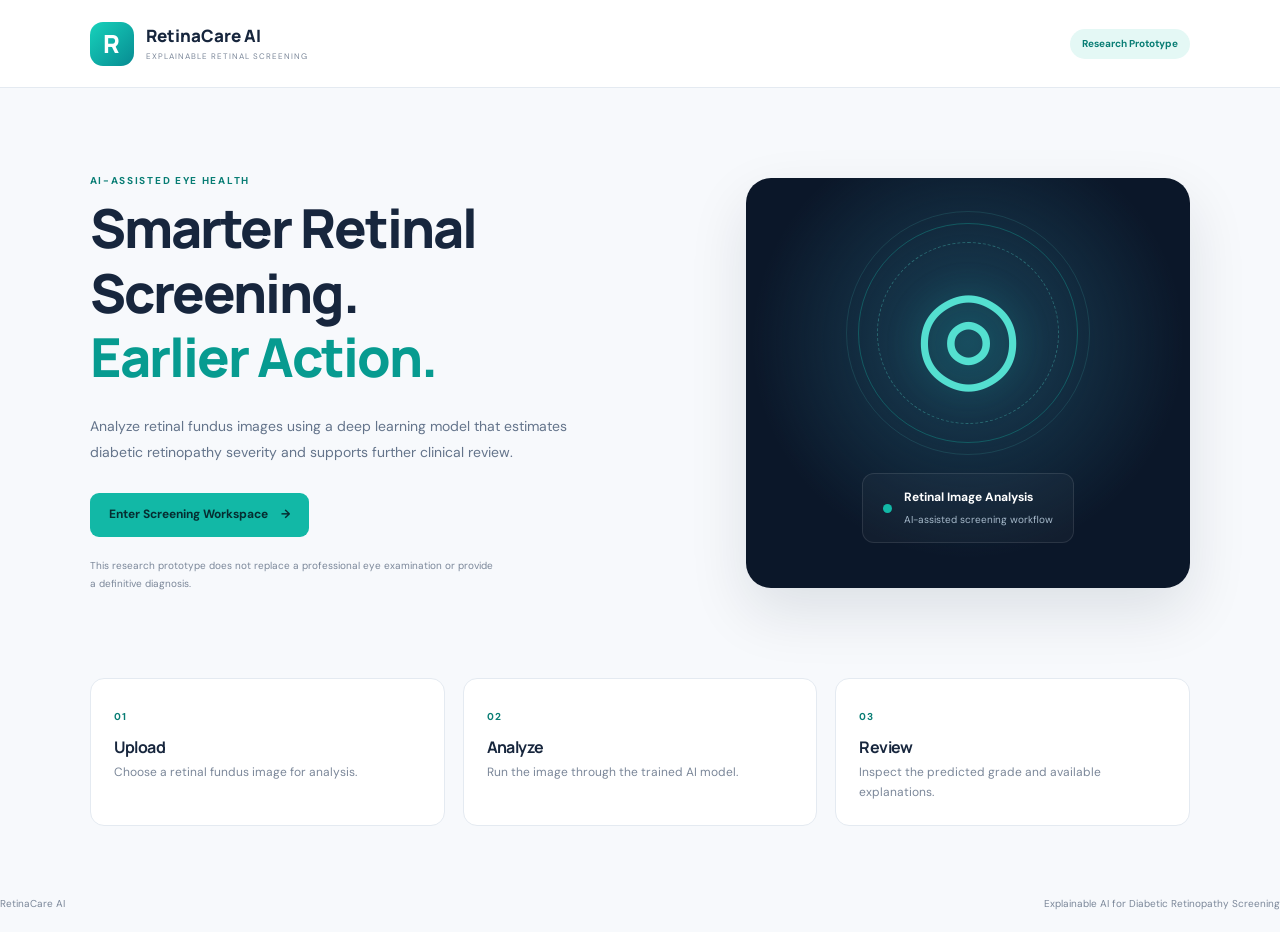
<file: frontend/index.html>
<!DOCTYPE html>
<html lang="en">
<head>
    <meta charset="UTF-8">
    <meta name="viewport" content="width=device-width, initial-scale=1.0">
    <meta name="theme-color" content="#0b1729">
    <title>RetinaCare AI | Welcome</title>
    <link rel="stylesheet" href="css/style.css">
</head>
<body class="entry-page">
    <header class="navbar">
        <a class="brand" href="index.html">
            <span class="brand-icon">R</span>
            <span>
                <strong>RetinaCare AI</strong>
                <small>EXPLAINABLE RETINAL SCREENING</small>
            </span>
        </a>
        <span class="prototype-label">Research Prototype</span>
    </header>

    <main class="hero">
        <section class="hero-content">
            <p class="eyebrow">AI-ASSISTED EYE HEALTH</p>
            <h1>Smarter Retinal Screening.<br><span>Earlier Action.</span></h1>
            <p class="description">
                Analyze retinal fundus images using a deep learning model
                that estimates diabetic retinopathy severity and supports
                further clinical review.
            </p>
            <a href="dashboard.html" class="primary-button">
                Enter Screening Workspace <span>→</span>
            </a>
            <p class="disclaimer">
                This research prototype does not replace a professional
                eye examination or provide a definitive diagnosis.
            </p>
        </section>

        <section class="visual-panel">
            <div class="visual-circle">
                <div class="eye-symbol">◎</div>
                <span class="orbit orbit-one"></span>
                <span class="orbit orbit-two"></span>
            </div>
            <div class="visual-caption">
                <span class="status-dot"></span>
                <span>
                    <strong>Retinal Image Analysis</strong>
                    <small>AI-assisted screening workflow</small>
                </span>
            </div>
        </section>
    </main>

    <section class="entry-features">
        <article class="feature-card">
            <span class="feature-number">01</span>
            <h3>Upload</h3>
            <p>Choose a retinal fundus image for analysis.</p>
        </article>
        <article class="feature-card">
            <span class="feature-number">02</span>
            <h3>Analyze</h3>
            <p>Run the image through the trained AI model.</p>
        </article>
        <article class="feature-card">
            <span class="feature-number">03</span>
            <h3>Review</h3>
            <p>Inspect the predicted grade and available explanations.</p>
        </article>
    </section>

    <footer class="page-footer">
        <span>RetinaCare AI</span>
        <span>Explainable AI for Diabetic Retinopathy Screening</span>
    </footer>
</body>
</html>
</file>
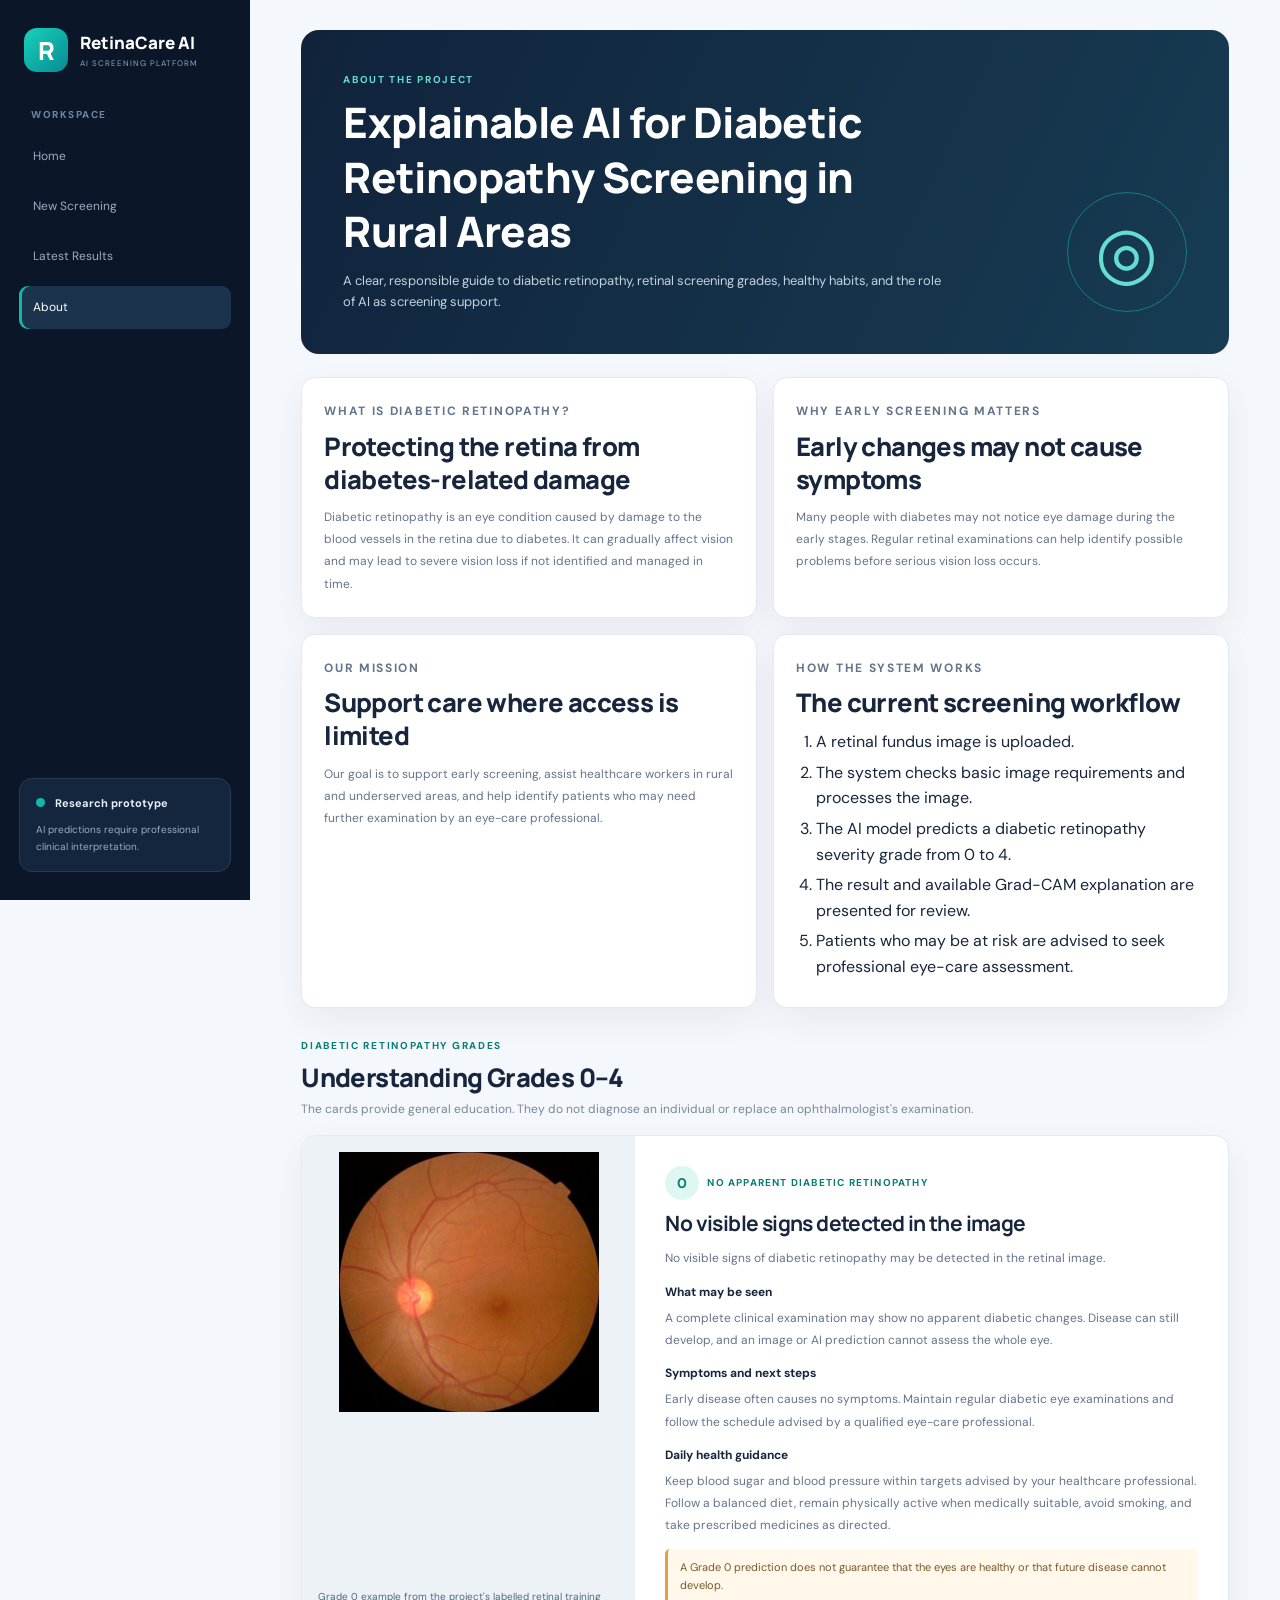
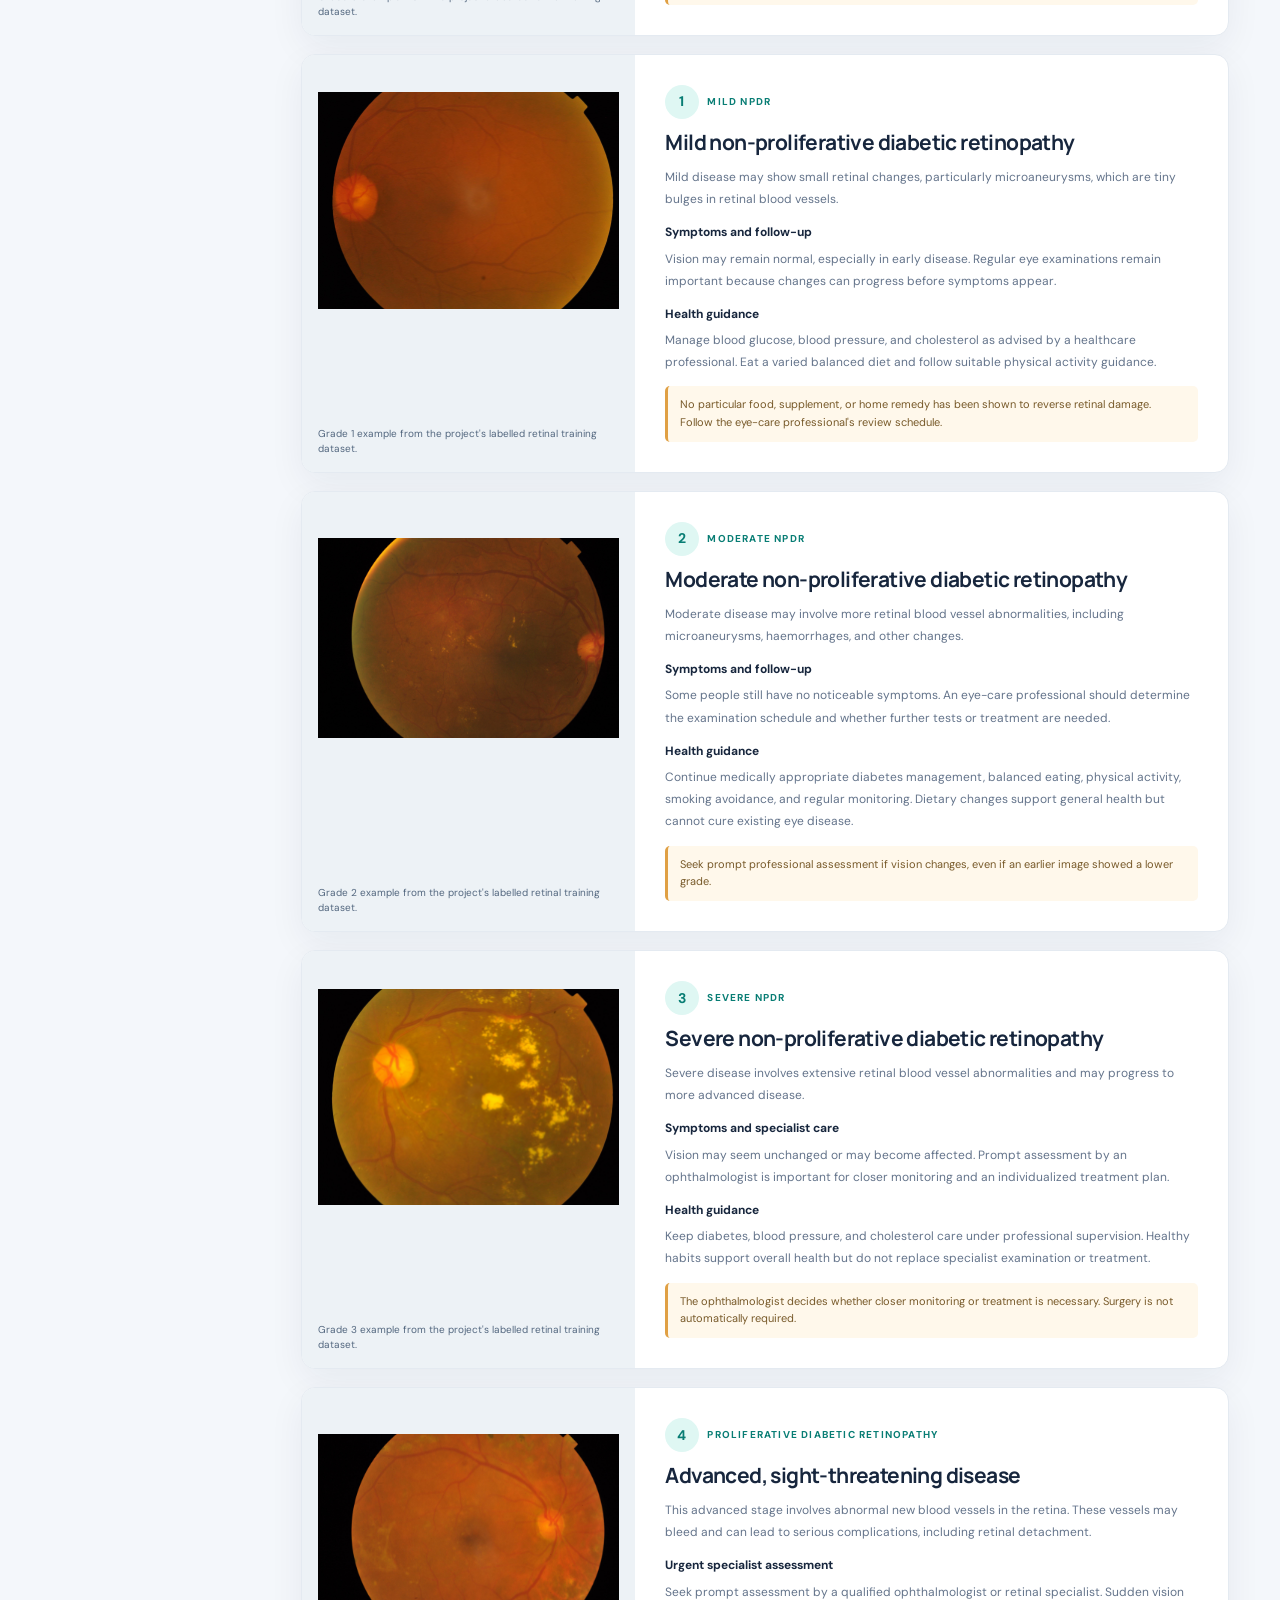
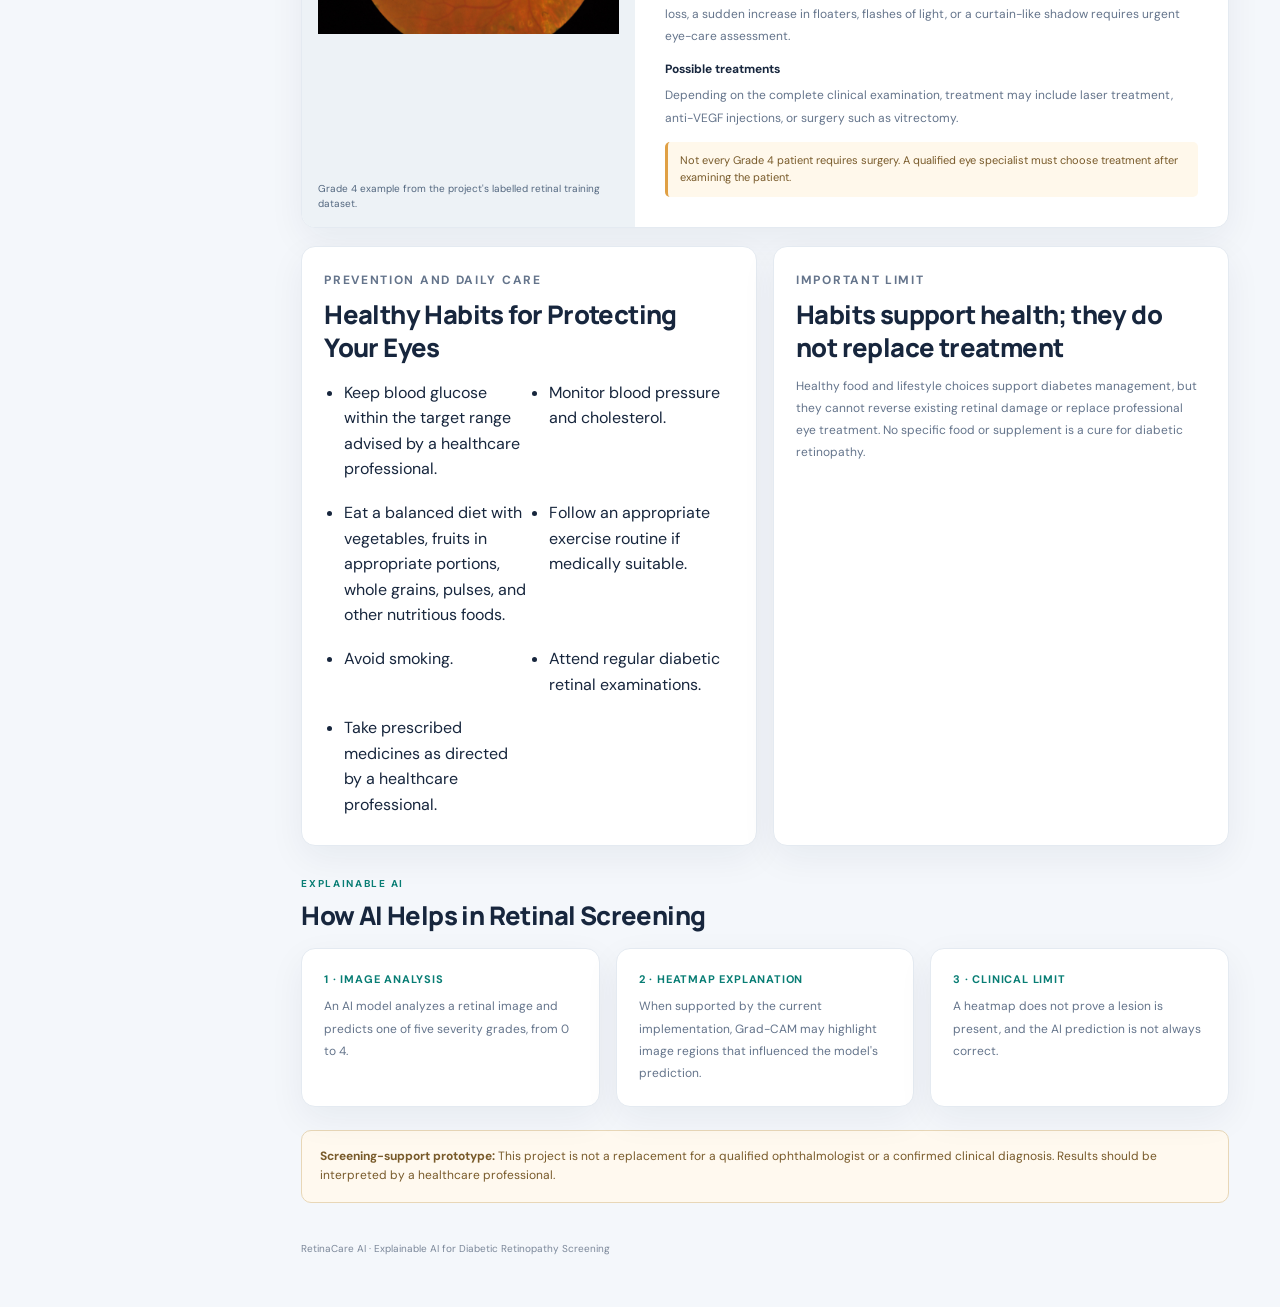
<file: frontend/about.html>
<!DOCTYPE html>
<html lang="en">
<head>
    <meta charset="UTF-8">
    <meta name="viewport" content="width=device-width, initial-scale=1.0">
    <meta name="theme-color" content="#0b1729">
    <title>About | RetinaCare AI</title>
    <link rel="stylesheet" href="css/style.css">
</head>
<body class="about-page">
    <div class="app-shell">
        <aside class="sidebar">
            <a class="brand" href="index.html">
                <span class="brand-icon">R</span>
                <span>
                    <strong>RetinaCare AI</strong>
                    <small>AI SCREENING PLATFORM</small>
                </span>
            </a>

            <p class="nav-heading">WORKSPACE</p>
            <nav class="navigation">
                <a class="nav-link" href="index.html">Home</a>
                <a class="nav-link" href="dashboard.html">New Screening</a>
                <a class="nav-link" href="results.html">Latest Results</a>
                <a class="nav-link active" href="about.html">About</a>
            </nav>

            <div class="sidebar-note">
                <span class="status-dot"></span>
                <strong>Research prototype</strong>
                <p>AI predictions require professional clinical interpretation.</p>
            </div>
        </aside>

        <main class="main-content">
            <section class="about-hero">
                <div>
                    <p class="eyebrow">ABOUT THE PROJECT</p>
                    <h1>Explainable AI for Diabetic Retinopathy Screening in Rural Areas</h1>
                    <p>A clear, responsible guide to diabetic retinopathy, retinal screening grades, healthy habits, and the role of AI as screening support.</p>
                </div>
                <div class="about-hero-mark" aria-hidden="true">◎</div>
            </section>

            <section class="about-intro-grid">
                <article class="about-card">
                    <p class="eyebrow">WHAT IS DIABETIC RETINOPATHY?</p>
                    <h2>Protecting the retina from diabetes-related damage</h2>
                    <p>Diabetic retinopathy is an eye condition caused by damage to the blood vessels in the retina due to diabetes. It can gradually affect vision and may lead to severe vision loss if not identified and managed in time.</p>
                </article>
                <article class="about-card">
                    <p class="eyebrow">WHY EARLY SCREENING MATTERS</p>
                    <h2>Early changes may not cause symptoms</h2>
                    <p>Many people with diabetes may not notice eye damage during the early stages. Regular retinal examinations can help identify possible problems before serious vision loss occurs.</p>
                </article>
                <article class="about-card">
                    <p class="eyebrow">OUR MISSION</p>
                    <h2>Support care where access is limited</h2>
                    <p>Our goal is to support early screening, assist healthcare workers in rural and underserved areas, and help identify patients who may need further examination by an eye-care professional.</p>
                </article>
                <article class="about-card">
                    <p class="eyebrow">HOW THE SYSTEM WORKS</p>
                    <h2>The current screening workflow</h2>
                    <ol class="workflow-list">
                        <li>A retinal fundus image is uploaded.</li>
                        <li>The system checks basic image requirements and processes the image.</li>
                        <li>The AI model predicts a diabetic retinopathy severity grade from 0 to 4.</li>
                        <li>The result and available Grad-CAM explanation are presented for review.</li>
                        <li>Patients who may be at risk are advised to seek professional eye-care assessment.</li>
                    </ol>
                </article>
            </section>

            <header class="grades-heading">
                <p class="eyebrow">DIABETIC RETINOPATHY GRADES</p>
                <h2>Understanding Grades 0–4</h2>
                <p class="muted-text">The cards provide general education. They do not diagnose an individual or replace an ophthalmologist's examination.</p>
            </header>

            <article class="grade-card">
                <figure class="grade-image">
                    <img src="assets/about/grade-0.png" alt="Project training fundus image labelled Grade 0">
                    <figcaption>Grade 0 example from the project's labelled retinal training dataset.</figcaption>
                </figure>
                <div class="grade-copy">
                    <div class="grade-badge"><span>0</span> NO APPARENT DIABETIC RETINOPATHY</div>
                    <h3>No visible signs detected in the image</h3>
                    <p>No visible signs of diabetic retinopathy may be detected in the retinal image.</p>
                    <h4>What may be seen</h4>
                    <p>A complete clinical examination may show no apparent diabetic changes. Disease can still develop, and an image or AI prediction cannot assess the whole eye.</p>
                    <h4>Symptoms and next steps</h4>
                    <p>Early disease often causes no symptoms. Maintain regular diabetic eye examinations and follow the schedule advised by a qualified eye-care professional.</p>
                    <h4>Daily health guidance</h4>
                    <p>Keep blood sugar and blood pressure within targets advised by your healthcare professional. Follow a balanced diet, remain physically active when medically suitable, avoid smoking, and take prescribed medicines as directed.</p>
                    <div class="grade-notice">A Grade 0 prediction does not guarantee that the eyes are healthy or that future disease cannot develop.</div>
                </div>
            </article>

            <article class="grade-card">
                <figure class="grade-image">
                    <img src="assets/about/grade-1.png" alt="Project training fundus image labelled Grade 1">
                    <figcaption>Grade 1 example from the project's labelled retinal training dataset.</figcaption>
                </figure>
                <div class="grade-copy">
                    <div class="grade-badge"><span>1</span> MILD NPDR</div>
                    <h3>Mild non-proliferative diabetic retinopathy</h3>
                    <p>Mild disease may show small retinal changes, particularly microaneurysms, which are tiny bulges in retinal blood vessels.</p>
                    <h4>Symptoms and follow-up</h4>
                    <p>Vision may remain normal, especially in early disease. Regular eye examinations remain important because changes can progress before symptoms appear.</p>
                    <h4>Health guidance</h4>
                    <p>Manage blood glucose, blood pressure, and cholesterol as advised by a healthcare professional. Eat a varied balanced diet and follow suitable physical activity guidance.</p>
                    <div class="grade-notice">No particular food, supplement, or home remedy has been shown to reverse retinal damage. Follow the eye-care professional's review schedule.</div>
                </div>
            </article>

            <article class="grade-card">
                <figure class="grade-image">
                    <img src="assets/about/grade-2.png" alt="Project training fundus image labelled Grade 2">
                    <figcaption>Grade 2 example from the project's labelled retinal training dataset.</figcaption>
                </figure>
                <div class="grade-copy">
                    <div class="grade-badge"><span>2</span> MODERATE NPDR</div>
                    <h3>Moderate non-proliferative diabetic retinopathy</h3>
                    <p>Moderate disease may involve more retinal blood vessel abnormalities, including microaneurysms, haemorrhages, and other changes.</p>
                    <h4>Symptoms and follow-up</h4>
                    <p>Some people still have no noticeable symptoms. An eye-care professional should determine the examination schedule and whether further tests or treatment are needed.</p>
                    <h4>Health guidance</h4>
                    <p>Continue medically appropriate diabetes management, balanced eating, physical activity, smoking avoidance, and regular monitoring. Dietary changes support general health but cannot cure existing eye disease.</p>
                    <div class="grade-notice">Seek prompt professional assessment if vision changes, even if an earlier image showed a lower grade.</div>
                </div>
            </article>

            <article class="grade-card">
                <figure class="grade-image">
                    <img src="assets/about/grade-3.png" alt="Project training fundus image labelled Grade 3">
                    <figcaption>Grade 3 example from the project's labelled retinal training dataset.</figcaption>
                </figure>
                <div class="grade-copy">
                    <div class="grade-badge"><span>3</span> SEVERE NPDR</div>
                    <h3>Severe non-proliferative diabetic retinopathy</h3>
                    <p>Severe disease involves extensive retinal blood vessel abnormalities and may progress to more advanced disease.</p>
                    <h4>Symptoms and specialist care</h4>
                    <p>Vision may seem unchanged or may become affected. Prompt assessment by an ophthalmologist is important for closer monitoring and an individualized treatment plan.</p>
                    <h4>Health guidance</h4>
                    <p>Keep diabetes, blood pressure, and cholesterol care under professional supervision. Healthy habits support overall health but do not replace specialist examination or treatment.</p>
                    <div class="grade-notice">The ophthalmologist decides whether closer monitoring or treatment is necessary. Surgery is not automatically required.</div>
                </div>
            </article>

            <article class="grade-card">
                <figure class="grade-image">
                    <img src="assets/about/grade-4.png" alt="Project training fundus image labelled Grade 4">
                    <figcaption>Grade 4 example from the project's labelled retinal training dataset.</figcaption>
                </figure>
                <div class="grade-copy">
                    <div class="grade-badge"><span>4</span> PROLIFERATIVE DIABETIC RETINOPATHY</div>
                    <h3>Advanced, sight-threatening disease</h3>
                    <p>This advanced stage involves abnormal new blood vessels in the retina. These vessels may bleed and can lead to serious complications, including retinal detachment.</p>
                    <h4>Urgent specialist assessment</h4>
                    <p>Seek prompt assessment by a qualified ophthalmologist or retinal specialist. Sudden vision loss, a sudden increase in floaters, flashes of light, or a curtain-like shadow requires urgent eye-care assessment.</p>
                    <h4>Possible treatments</h4>
                    <p>Depending on the complete clinical examination, treatment may include laser treatment, anti-VEGF injections, or surgery such as vitrectomy.</p>
                    <div class="grade-notice">Not every Grade 4 patient requires surgery. A qualified eye specialist must choose treatment after examining the patient.</div>
                </div>
            </article>

            <section class="healthy-grid">
                <article class="healthy-card">
                    <p class="eyebrow">PREVENTION AND DAILY CARE</p>
                    <h2>Healthy Habits for Protecting Your Eyes</h2>
                    <ul class="habit-list">
                        <li>Keep blood glucose within the target range advised by a healthcare professional.</li>
                        <li>Monitor blood pressure and cholesterol.</li>
                        <li>Eat a balanced diet with vegetables, fruits in appropriate portions, whole grains, pulses, and other nutritious foods.</li>
                        <li>Follow an appropriate exercise routine if medically suitable.</li>
                        <li>Avoid smoking.</li>
                        <li>Attend regular diabetic retinal examinations.</li>
                        <li>Take prescribed medicines as directed by a healthcare professional.</li>
                    </ul>
                </article>
                <aside class="healthy-card">
                    <p class="eyebrow">IMPORTANT LIMIT</p>
                    <h2>Habits support health; they do not replace treatment</h2>
                    <p>Healthy food and lifestyle choices support diabetes management, but they cannot reverse existing retinal damage or replace professional eye treatment. No specific food or supplement is a cure for diabetic retinopathy.</p>
                </aside>
            </section>

            <section>
                <header class="grades-heading">
                    <p class="eyebrow">EXPLAINABLE AI</p>
                    <h2>How AI Helps in Retinal Screening</h2>
                </header>
                <div class="ai-grid">
                    <article class="ai-card">
                        <strong>1 · IMAGE ANALYSIS</strong>
                        <p>An AI model analyzes a retinal image and predicts one of five severity grades, from 0 to 4.</p>
                    </article>
                    <article class="ai-card">
                        <strong>2 · HEATMAP EXPLANATION</strong>
                        <p>When supported by the current implementation, Grad-CAM may highlight image regions that influenced the model's prediction.</p>
                    </article>
                    <article class="ai-card">
                        <strong>3 · CLINICAL LIMIT</strong>
                        <p>A heatmap does not prove a lesion is present, and the AI prediction is not always correct.</p>
                    </article>
                </div>
            </section>

            <p class="about-disclaimer">
                <strong>Screening-support prototype:</strong> This project is not a replacement for a qualified ophthalmologist or a confirmed clinical diagnosis. Results should be interpreted by a healthcare professional.
            </p>

            <footer class="page-footer">
                RetinaCare AI · Explainable AI for Diabetic Retinopathy Screening
            </footer>
        </main>
    </div>
</body>
</html>
</file>
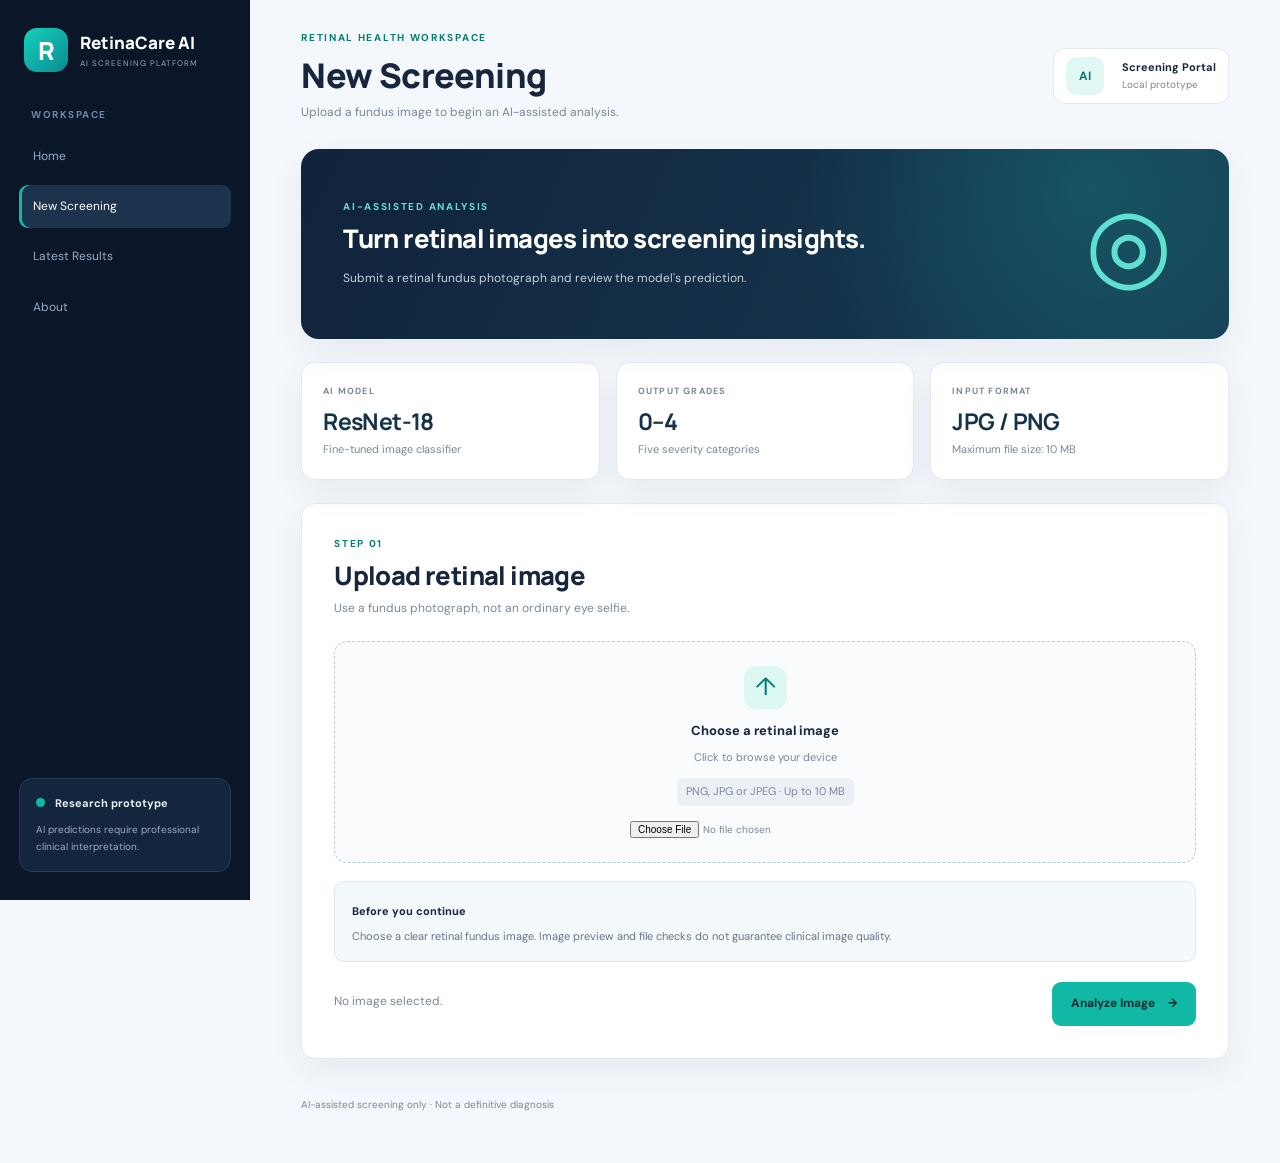
<file: frontend/dashboard.html>
<!DOCTYPE html>
<html lang="en">
<head>
    <meta charset="UTF-8">
    <meta name="viewport" content="width=device-width, initial-scale=1.0">
    <meta name="theme-color" content="#0b1729">
    <title>New Screening | RetinaCare AI</title>
    <link rel="stylesheet" href="css/style.css">
</head>
<body>
    <div class="app-shell">
        <aside class="sidebar">
            <a class="brand" href="index.html">
                <span class="brand-icon">R</span>
                <span>
                    <strong>RetinaCare AI</strong>
                    <small>AI SCREENING PLATFORM</small>
                </span>
            </a>

            <p class="nav-heading">WORKSPACE</p>
            <nav class="navigation">
                <a class="nav-link" href="index.html">Home</a>
                <a class="nav-link active" href="dashboard.html">New Screening</a>
                <a class="nav-link" href="results.html">Latest Results</a>
                <a class="nav-link" href="about.html">About</a>
            </nav>

            <div class="sidebar-note">
                <span class="status-dot"></span>
                <strong>Research prototype</strong>
                <p>AI predictions require professional clinical interpretation.</p>
            </div>
        </aside>

        <main class="main-content">
            <header class="topbar">
                <div>
                    <p class="eyebrow">RETINAL HEALTH WORKSPACE</p>
                    <h1>New Screening</h1>
                    <p class="muted-text">Upload a fundus image to begin an AI-assisted analysis.</p>
                </div>
                <div class="user-profile">
                    <span class="avatar">AI</span>
                    <span>
                        <strong>Screening Portal</strong>
                        <small>Local prototype</small>
                    </span>
                </div>
            </header>

            <section class="welcome-panel compact-hero">
                <div>
                    <p class="eyebrow">AI-ASSISTED ANALYSIS</p>
                    <h2>Turn retinal images into screening insights.</h2>
                    <p>Submit a retinal fundus photograph and review the model's prediction.</p>
                </div>
                <div class="hero-symbol" aria-hidden="true">◎</div>
            </section>

            <section class="info-grid">
                <article class="info-card">
                    <span class="card-label">AI MODEL</span>
                    <h3>ResNet-18</h3>
                    <p>Fine-tuned image classifier</p>
                </article>
                <article class="info-card">
                    <span class="card-label">OUTPUT GRADES</span>
                    <h3>0–4</h3>
                    <p>Five severity categories</p>
                </article>
                <article class="info-card">
                    <span class="card-label">INPUT FORMAT</span>
                    <h3>JPG / PNG</h3>
                    <p>Maximum file size: 10 MB</p>
                </article>
            </section>

            <section class="panel">
                <div class="section-heading">
                    <div>
                        <p class="eyebrow">STEP 01</p>
                        <h2>Upload retinal image</h2>
                        <p class="muted-text">Use a fundus photograph, not an ordinary eye selfie.</p>
                    </div>
                </div>

                <form id="screening-form">
                    <label class="upload-zone" id="upload-zone" for="retinal-image">
                        <span class="upload-icon">↑</span>
                        <strong>Choose a retinal image</strong>
                        <span>Click to browse your device</span>
                        <span class="file-hint">PNG, JPG or JPEG · Up to 10 MB</span>
                        <input
                            type="file"
                            id="retinal-image"
                            name="image"
                            accept=".png,.jpg,.jpeg,image/png,image/jpeg"
                            required
                        >
                    </label>

                    <div class="image-preview" id="image-preview" hidden>
                        <img id="preview-image" alt="Selected retinal fundus image">
                        <div class="preview-details">
                            <strong id="file-name"></strong>
                            <p id="file-details" class="muted-text"></p>
                            <button type="button" id="remove-image" class="text-button">
                                Remove image
                            </button>
                        </div>
                    </div>

                    <div class="quality-note">
                        <strong>Before you continue</strong>
                        <p>Choose a clear retinal fundus image. Image preview and file checks do not guarantee clinical image quality.</p>
                    </div>

                    <div class="form-footer">
                        <p id="upload-message" class="muted-text" role="status" aria-live="polite">
                            No image selected.
                        </p>
                        <button type="submit" id="analyze-button" class="primary-button">
                            Analyze Image <span>→</span>
                        </button>
                    </div>
                </form>
            </section>

            <footer class="page-footer">
                AI-assisted screening only · Not a definitive diagnosis
            </footer>
        </main>
    </div>

    <script src="js/screening.js"></script>
</body>
</html>
</file>
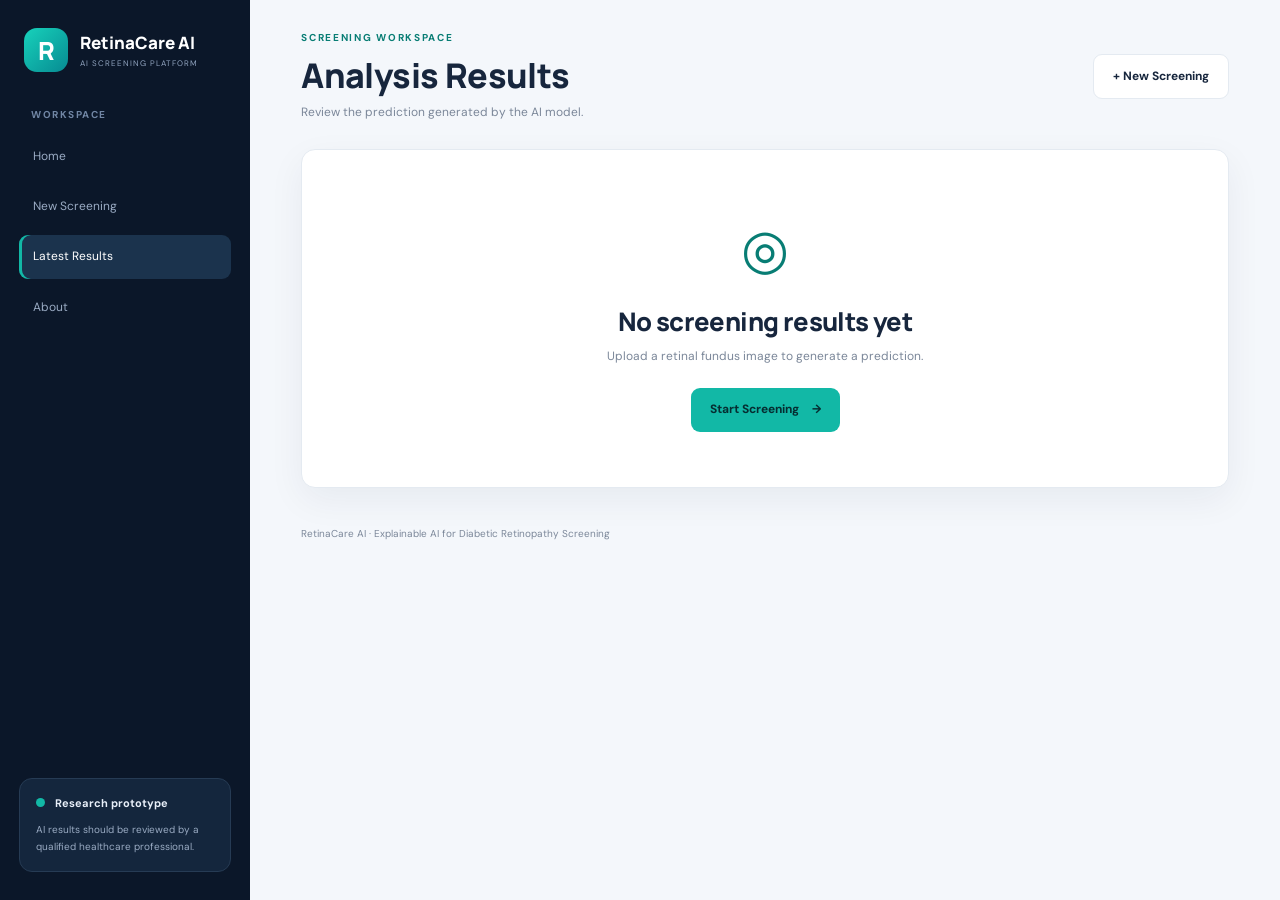
<file: frontend/results.html>
<!DOCTYPE html>
<html lang="en">
<head>
    <meta charset="UTF-8">
    <meta name="viewport" content="width=device-width, initial-scale=1.0">
    <meta name="theme-color" content="#0b1729">
    <title>Screening Results | RetinaCare AI</title>
    <link rel="stylesheet" href="css/style.css">
</head>
<body>
    <div class="app-shell">
        <aside class="sidebar">
            <a class="brand" href="index.html">
                <span class="brand-icon">R</span>
                <span>
                    <strong>RetinaCare AI</strong>
                    <small>AI SCREENING PLATFORM</small>
                </span>
            </a>

            <p class="nav-heading">WORKSPACE</p>
            <nav class="navigation">
                <a class="nav-link" href="index.html">Home</a>
                <a class="nav-link" href="dashboard.html">New Screening</a>
                <a class="nav-link active" href="results.html">Latest Results</a>
                <a class="nav-link" href="about.html">About</a>
            </nav>

            <div class="sidebar-note">
                <span class="status-dot"></span>
                <strong>Research prototype</strong>
                <p>AI results should be reviewed by a qualified healthcare professional.</p>
            </div>
        </aside>

        <main class="main-content">
            <header class="topbar">
                <div>
                    <p class="eyebrow">SCREENING WORKSPACE</p>
                    <h1>Analysis Results</h1>
                    <p class="muted-text">Review the prediction generated by the AI model.</p>
                </div>
                <a href="dashboard.html" class="secondary-button">+ New Screening</a>
            </header>

            <div id="empty-state" class="panel empty-state" hidden>
                <div class="empty-icon">◎</div>
                <h2>No screening results yet</h2>
                <p class="muted-text">Upload a retinal fundus image to generate a prediction.</p>
                <a href="dashboard.html" class="primary-button">Start Screening <span>→</span></a>
            </div>

            <div id="results-content" hidden>
                <section class="result-banner">
                    <div>
                        <p class="eyebrow">MODEL PREDICTION</p>
                        <h2 id="grade-title">Grade —</h2>
                        <p id="grade-description">Prediction details will appear here.</p>
                    </div>
                    <div class="grade-circle">
                        <span id="grade-number">—</span>
                        <small>GRADE</small>
                    </div>
                </section>

                <section class="info-grid result-metrics">
                    <article class="info-card">
                        <span class="card-label">PREDICTED GRADE</span>
                        <h3 id="metric-grade">—</h3>
                        <p>Model classification</p>
                    </article>
                    <article class="info-card">
                        <span class="card-label">MODEL CONFIDENCE</span>
                        <h3 id="metric-confidence">—</h3>
                        <p>Probability for predicted class</p>
                    </article>
                    <article class="info-card">
                        <span class="card-label">REFERRAL OUTPUT</span>
                        <h3 id="metric-referral">—</h3>
                        <p id="referral-details">Model-based flag only</p>
                    </article>
                </section>

                <section class="panel">
                    <div class="section-heading">
                        <div>
                            <p class="eyebrow">VISUAL REVIEW</p>
                            <h2>Retinal image and model explanation</h2>
                            <p class="muted-text">Grad-CAM is shown only when the backend returns a valid explanation image.</p>
                        </div>
                    </div>

                    <div class="image-comparison">
                        <article class="image-card">
                            <h3>Original fundus image</h3>
                            <img id="original-image" alt="Original retinal fundus image">
                        </article>

                        <article class="image-card" id="heatmap-card" hidden>
                            <h3>Grad-CAM explanation</h3>
                            <img id="gradcam-image" alt="Grad-CAM model explanation">
                        </article>
                    </div>

                    <p id="heatmap-message" class="muted-text"></p>
                </section>

                <section class="panel">
                    <div class="section-heading">
                        <div>
                            <p class="eyebrow">CLASS PROBABILITIES</p>
                            <h2>Model output by grade</h2>
                        </div>
                    </div>
                    <div id="probability-list" class="probability-list"></div>
                </section>

                <section class="quality-note" id="quality-warning" hidden>
                    <strong>Image quality warning</strong>
                    <p id="quality-message"></p>
                </section>

                <section class="medical-notice">
                    <strong>Important medical notice</strong>
                    <p>
                        This is an AI-generated research result, not a diagnosis.
                        Confidence scores do not guarantee correctness. A low
                        predicted grade does not rule out disease. A qualified
                        eye-care professional should interpret the result.
                    </p>
                </section>
            </div>

            <footer class="page-footer">
                RetinaCare AI · Explainable AI for Diabetic Retinopathy Screening
            </footer>
        </main>
    </div>

    <script src="js/results.js"></script>
</body>
</html>
</file>
<file: frontend/css/style.css>
@import url('https://fonts.googleapis.com/css2?family=DM+Sans:wght@400;500;600;700&family=Manrope:wght@400;500;600;700;800&display=swap');

:root {
    --navy: #0b1729;
    --navy-light: #14243b;
    --teal: #12b8a6;
    --teal-dark: #087d74;
    --background: #f4f7fb;
    --white: #ffffff;
    --text: #17263d;
    --muted: #7b8799;
    --border: #e4eaf1;
    --shadow: 0 12px 36px rgba(22, 42, 72, 0.06);
}

* {
    box-sizing: border-box;
    margin: 0;
    padding: 0;
}

html {
    scroll-behavior: smooth;
}

body {
    min-height: 100vh;
    background: var(--background);
    color: var(--text);
    font-family: 'DM Sans', sans-serif;
    line-height: 1.6;
}

button, input {
    font: inherit;
}

a {
    color: inherit;
    text-decoration: none;
}

[hidden] {
    display: none !important;
}

h1, h2, h3 {
    font-family: 'Manrope', sans-serif;
    line-height: 1.3;
    letter-spacing: -0.6px;
}

h1 {
    font-size: clamp(25px, 3vw, 34px);
    font-weight: 800;
}

h2 {
    font-size: clamp(20px, 2vw, 26px);
    font-weight: 800;
}

h3 {
    font-size: 16px;
    font-weight: 700;
}

.eyebrow {
    margin-bottom: 7px;
    color: var(--teal-dark);
    font-size: 10px;
    font-weight: 700;
    letter-spacing: 1.7px;
}

.muted-text {
    color: var(--muted);
    font-size: 12px;
}

/* Shared brand and buttons */

.navbar {
    min-height: 88px;
    display: flex;
    align-items: center;
    justify-content: space-between;
    gap: 20px;
    padding: 18px 7%;
    background: white;
    border-bottom: 1px solid var(--border);
}

.brand {
    display: flex;
    align-items: center;
    gap: 12px;
    color: var(--text);
}

.brand-icon {
    width: 44px;
    height: 44px;
    display: grid;
    place-items: center;
    border-radius: 13px;
    background: linear-gradient(135deg, #17d2bb, #078b92);
    color: white;
    font: 800 25px 'Manrope', sans-serif;
}

.brand strong, .brand small {
    display: block;
}

.brand strong {
    font: 800 17px 'Manrope', sans-serif;
}

.brand small {
    margin-top: 3px;
    color: var(--muted);
    font-size: 8px;
    letter-spacing: 1px;
}

.prototype-label {
    padding: 7px 12px;
    border-radius: 20px;
    background: #e4f8f5;
    color: var(--teal-dark);
    font-size: 10px;
    font-weight: 700;
}

.primary-button, .secondary-button {
    min-height: 44px;
    display: inline-flex;
    align-items: center;
    justify-content: center;
    gap: 13px;
    padding: 12px 19px;
    border: 0;
    border-radius: 9px;
    font-size: 12px;
    font-weight: 700;
    cursor: pointer;
    transition: 0.2s ease;
}

.primary-button {
    background: var(--teal);
    color: #062d31;
}

.primary-button:hover {
    background: #34d3c1;
    transform: translateY(-1px);
}

.primary-button:disabled {
    opacity: 0.65;
    cursor: wait;
    transform: none;
}

.secondary-button {
    background: white;
    border: 1px solid var(--border);
    color: var(--text);
}

.secondary-button:hover {
    border-color: var(--teal);
}

.text-button {
    margin-top: 7px;
    padding: 0;
    border: 0;
    background: transparent;
    color: #b23b4b;
    font-size: 11px;
    cursor: pointer;
}

/* Entry page */

.entry-page {
    background: #f7f9fc;
}

.hero {
    width: min(1120px, 86%);
    min-height: 590px;
    margin: auto;
    display: grid;
    grid-template-columns: 1.15fr 0.85fr;
    align-items: center;
    gap: 55px;
    padding: 55px 0;
}

.hero-content h1 {
    font-size: clamp(34px, 4.2vw, 54px);
    line-height: 1.2;
    letter-spacing: -2px;
}

.hero-content h1 span {
    color: #079b90;
}

.description {
    max-width: 520px;
    margin: 23px 0 27px;
    color: #64748b;
    font-size: 14px;
    line-height: 1.9;
}

.disclaimer {
    max-width: 410px;
    margin-top: 20px;
    color: var(--muted);
    font-size: 10px;
    line-height: 1.8;
}

.visual-panel {
    min-height: 410px;
    display: flex;
    flex-direction: column;
    align-items: center;
    justify-content: center;
    gap: 30px;
    border-radius: 25px;
    background:
        radial-gradient(circle at 50% 40%, #1a4258, transparent 65%),
        var(--navy);
    box-shadow: 0 24px 60px #0b17291c;
}

.visual-circle {
    position: relative;
    width: 220px;
    height: 220px;
    display: grid;
    place-items: center;
    border: 1px solid #12b8a655;
    border-radius: 50%;
    color: #54dfd0;
}

.eye-symbol {
    font-size: 125px;
    line-height: 1;
    text-shadow: 0 0 35px #12b8a655;
}

.orbit {
    position: absolute;
    inset: 18px;
    border: 1px dashed #54dfd055;
    border-radius: 50%;
}

.orbit-two {
    inset: -13px;
    border-style: solid;
    border-color: #54dfd022;
}

.visual-caption {
    display: flex;
    align-items: center;
    gap: 12px;
    padding: 14px 20px;
    border: 1px solid #ffffff1a;
    border-radius: 12px;
    color: white;
    background: #ffffff08;
}

.status-dot {
    width: 9px;
    height: 9px;
    flex-shrink: 0;
    border-radius: 50%;
    background: var(--teal);
}

.visual-caption strong, .visual-caption small {
    display: block;
}

.visual-caption strong {
    font-size: 12px;
}

.visual-caption small {
    margin-top: 4px;
    color: #a7bacb;
    font-size: 10px;
}

.entry-features {
    width: min(1120px, 86%);
    margin: 0 auto 55px;
    display: grid;
    grid-template-columns: repeat(3, 1fr);
    gap: 18px;
}

.feature-card {
    padding: 23px;
    border: 1px solid var(--border);
    border-radius: 14px;
    background: white;
}

.feature-number {
    color: var(--teal-dark);
    font-size: 10px;
    font-weight: 700;
    letter-spacing: 1px;
}

.feature-card h3 {
    margin: 9px 0 6px;
}

.feature-card p {
    color: var(--muted);
    font-size: 12px;
}

/* Application layout */

.app-shell {
    min-height: 100vh;
}

.sidebar {
    width: 250px;
    height: 100vh;
    position: fixed;
    inset: 0 auto 0 0;
    display: flex;
    flex-direction: column;
    padding: 28px 19px;
    background: var(--navy);
    color: #e8eff9;
    z-index: 10;
}

.sidebar .brand {
    padding: 0 5px 35px;
    color: white;
}

.sidebar .brand small {
    color: #91a4bf;
    font-size: 8px;
}

.nav-heading {
    padding: 0 12px;
    margin-bottom: 12px;
    color: #7186a4;
    font-size: 10px;
    font-weight: 700;
    letter-spacing: 1.5px;
}

.navigation {
    display: grid;
    gap: 7px;
}

.nav-link {
    display: block;
    padding: 12px 14px;
    border-radius: 9px;
    color: #9aabc3;
    font-size: 12px;
    transition: 0.2s;
}

.nav-link:hover, .nav-link.active {
    color: white;
    background: #1b334d;
}

.nav-link.active {
    box-shadow: inset 3px 0 var(--teal);
}

.sidebar-note {
    margin-top: auto;
    padding: 16px;
    border: 1px solid #263b54;
    border-radius: 13px;
    background: #14263d;
    font-size: 11px;
}

.sidebar-note .status-dot {
    display: inline-block;
    margin-right: 7px;
}

.sidebar-note p {
    margin-top: 8px;
    color: #9aabc3;
    font-size: 10px;
    line-height: 1.7;
}

.main-content {
    max-width: 1600px;
    min-height: 100vh;
    margin-left: 250px;
    padding: 30px clamp(20px, 4vw, 55px);
}

.topbar, .user-profile, .section-heading, .form-footer, .image-preview {
    display: flex;
    align-items: center;
    justify-content: space-between;
    gap: 18px;
}

.topbar {
    margin-bottom: 27px;
}

.topbar .muted-text {
    margin-top: 6px;
}

.user-profile {
    justify-content: flex-start;
    flex-shrink: 0;
    padding: 8px 12px;
    border: 1px solid var(--border);
    border-radius: 12px;
    background: white;
}

.avatar {
    width: 38px;
    height: 38px;
    display: grid;
    place-items: center;
    border-radius: 11px;
    background: #e0f7f4;
    color: #087c74;
    font-size: 12px;
    font-weight: 700;
}

.user-profile strong, .user-profile small {
    display: block;
}

.user-profile strong {
    font-size: 11px;
}

.user-profile small {
    color: var(--muted);
    font-size: 10px;
}

/* Workspace hero and cards */

.welcome-panel {
    position: relative;
    display: flex;
    align-items: center;
    justify-content: space-between;
    gap: 25px;
    overflow: hidden;
    padding: clamp(26px, 4vw, 42px);
    border-radius: 18px;
    color: white;
    background:
        radial-gradient(circle at 85% 20%, #1abeb038, transparent 35%),
        linear-gradient(115deg, #10233b, #173c53);
    box-shadow: var(--shadow);
}

.welcome-panel .eyebrow {
    color: #65ded1;
}

.welcome-panel h2 {
    max-width: 530px;
}

.welcome-panel > div:first-child > p:not(.eyebrow) {
    max-width: 490px;
    margin-top: 12px;
    color: #c3d2df;
    font-size: 12px;
    line-height: 1.9;
}

.compact-hero {
    min-height: 190px;
}

.hero-symbol {
    flex-shrink: 0;
    padding-right: 15px;
    color: #5fe0d2;
    font-size: 100px;
    line-height: 1;
}

.info-grid {
    display: grid;
    grid-template-columns: repeat(3, minmax(0, 1fr));
    gap: 16px;
    margin: 23px 0;
}

.info-card, .panel {
    border: 1px solid var(--border);
    border-radius: 14px;
    background: var(--white);
    box-shadow: var(--shadow);
}

.info-card {
    padding: 21px;
}

.card-label {
    display: block;
    color: var(--muted);
    font-size: 9px;
    font-weight: 700;
    letter-spacing: 1.2px;
}

.info-card h3 {
    margin: 8px 0 4px;
    color: #14334a;
    font-size: 23px;
}

.info-card p {
    color: var(--muted);
    font-size: 11px;
}

.panel {
    padding: clamp(21px, 3vw, 32px);
    margin-bottom: 23px;
}

.section-heading {
    align-items: flex-start;
    margin-bottom: 23px;
}

.section-heading h2 {
    margin-bottom: 6px;
}

.upload-zone {
    min-height: 220px;
    display: flex;
    flex-direction: column;
    align-items: center;
    justify-content: center;
    gap: 7px;
    padding: 24px;
    border: 1.5px dashed #b8cbd7;
    border-radius: 13px;
    background: #f9fbfd;
    text-align: center;
    cursor: pointer;
    transition: 0.2s;
}

.upload-zone:hover, .upload-zone:focus-within {
    border-color: var(--teal);
    background: #f1fbf9;
}

.upload-icon {
    width: 43px;
    height: 43px;
    display: grid;
    place-items: center;
    margin-bottom: 5px;
    border-radius: 12px;
    background: #ddf7f2;
    color: var(--teal-dark);
    font-size: 25px;
}

.upload-zone strong {
    font-size: 13px;
}

.upload-zone > span:not(.upload-icon) {
    color: var(--muted);
    font-size: 11px;
}

.upload-zone .file-hint {
    padding: 5px 9px;
    margin-top: 5px;
    border-radius: 6px;
    background: #eaf0f6;
    color: #53677f;
    font-size: 10px;
}

.upload-zone input {
    width: min(100%, 270px);
    margin-top: 8px;
    color: var(--muted);
    font-size: 10px;
}

.image-preview {
    justify-content: flex-start;
    padding: 14px;
    margin-top: 15px;
    border: 1px solid var(--border);
    border-radius: 11px;
    background: #fbfcfe;
}

.image-preview img {
    width: 105px;
    height: 105px;
    flex-shrink: 0;
    object-fit: contain;
    border-radius: 8px;
    background: #edf2f6;
}

.preview-details {
    min-width: 0;
}

.preview-details strong {
    overflow-wrap: anywhere;
    font-size: 12px;
}

.preview-details p {
    margin-top: 5px;
}

.quality-note {
    padding: 15px 17px;
    margin-top: 18px;
    border: 1px solid #dbe8f0;
    border-radius: 10px;
    background: #f4f9fc;
}

.quality-note strong {
    font-size: 11px;
}

.quality-note p {
    margin-top: 5px;
    color: #64748b;
    font-size: 11px;
    line-height: 1.7;
}

.form-footer {
    align-items: flex-start;
    margin-top: 20px;
}

.form-footer > p {
    max-width: 400px;
    padding-top: 10px;
}

.page-footer {
    display: flex;
    justify-content: space-between;
    gap: 15px;
    padding: 15px 0 20px;
    color: var(--muted);
    font-size: 10px;
}

/* Results page */

.result-banner {
    display: flex;
    align-items: center;
    justify-content: space-between;
    gap: 20px;
    padding: 27px;
    margin-bottom: 22px;
    border-radius: 16px;
    background: linear-gradient(115deg, #10233b, #173c53);
    color: white;
}

.result-banner .eyebrow {
    color: #65ded1;
}

.result-banner h2 {
    font-size: 28px;
}

.result-banner p:not(.eyebrow) {
    margin-top: 8px;
    color: #c3d2df;
    font-size: 12px;
}

.grade-circle {
    width: 95px;
    height: 95px;
    display: flex;
    flex-direction: column;
    align-items: center;
    justify-content: center;
    flex-shrink: 0;
    border: 2px solid #12b8a688;
    border-radius: 50%;
    background: #12b8a618;
    color: #65ded1;
}

.grade-circle span {
    font: 800 30px 'Manrope', sans-serif;
}

.grade-circle small {
    font-size: 9px;
    letter-spacing: 1px;
}

.result-metrics {
    margin-top: 0;
}

.image-comparison {
    display: grid;
    grid-template-columns: repeat(2, minmax(0, 1fr));
    gap: 18px;
}

.image-card {
    min-width: 0;
    padding: 14px;
    border: 1px solid var(--border);
    border-radius: 12px;
    background: #fbfcfe;
}

.image-card h3 {
    margin-bottom: 12px;
    font-size: 13px;
}

.image-card img {
    display: block;
    width: 100%;
    max-height: 350px;
    object-fit: contain;
    border-radius: 8px;
    background: #edf2f6;
}

#heatmap-message {
    margin-top: 12px;
}

.probability-list {
    display: grid;
    gap: 16px;
}

.probability-row {
    display: grid;
    grid-template-columns: 85px minmax(0, 1fr) 55px;
    align-items: center;
    gap: 12px;
}

.probability-label, .probability-value {
    font-size: 11px;
    font-weight: 600;
}

.probability-value {
    text-align: right;
}

.probability-track {
    height: 9px;
    overflow: hidden;
    border-radius: 10px;
    background: #e9eff5;
}

.probability-fill {
    height: 100%;
    border-radius: 10px;
    background: linear-gradient(90deg, #12b8a6, #087d74);
}

.medical-notice {
    padding: 16px 18px;
    margin: 20px 0;
    border-left: 3px solid #e0a044;
    border-radius: 5px;
    background: #fff8eb;
    color: #785a2a;
}

.medical-notice strong {
    font-size: 12px;
}

.medical-notice p {
    margin-top: 6px;
    font-size: 11px;
    line-height: 1.8;
}

.empty-state {
    text-align: center;
    padding: 55px 20px;
}

.empty-state h2 {
    margin: 12px 0 8px;
}

.empty-state .primary-button {
    margin-top: 22px;
}

.empty-icon {
    color: var(--teal-dark);
    font-size: 55px;
}

/* Mobile and tablet */

@media (max-width: 1000px) {
    .sidebar {
        width: 215px;
    }

    .main-content {
        margin-left: 215px;
        padding: 25px 20px;
    }

    .info-grid {
        grid-template-columns: 1fr;
    }

    .hero {
        gap: 30px;
    }

    .visual-circle {
        width: 175px;
        height: 175px;
    }

    .eye-symbol {
        font-size: 100px;
    }
}

@media (max-width: 700px) {
    .navbar {
        min-height: 75px;
        padding: 14px 5%;
    }

    .brand-icon {
        width: 39px;
        height: 39px;
    }

    .brand strong {
        font-size: 14px;
    }

    .brand small {
        font-size: 7px;
    }

    .prototype-label {
        font-size: 9px;
        padding: 6px 8px;
    }

    .hero {
        width: 90%;
        min-height: auto;
        grid-template-columns: 1fr;
        gap: 35px;
        padding: 45px 0;
    }

    .hero-content h1 {
        font-size: clamp(33px, 9vw, 45px);
        letter-spacing: -1px;
    }

    .visual-panel {
        min-height: 310px;
    }

    .entry-features {
        width: 90%;
        grid-template-columns: 1fr;
    }

    .sidebar {
        position: static;
        width: 100%;
        height: auto;
        padding: 16px;
    }

    .sidebar .brand {
        padding: 0 0 15px;
    }

    .nav-heading, .sidebar-note {
        display: none;
    }

    .navigation {
        display: flex;
        flex-wrap: wrap;
        gap: 5px;
    }

    .nav-link {
        padding: 8px 10px;
        font-size: 10px;
    }

    .main-content {
        margin-left: 0;
        padding: 22px 15px;
    }

    .topbar {
        align-items: flex-start;
        flex-direction: column;
    }

    .user-profile {
        display: none;
    }

    .welcome-panel {
        padding: 24px 20px;
    }

    .hero-symbol {
        display: none;
    }

    .form-footer {
        flex-direction: column;
    }

    .form-footer .primary-button {
        width: 100%;
    }

    .image-comparison {
        grid-template-columns: 1fr;
    }

    .result-banner {
        padding: 22px 17px;
    }

    .result-banner h2 {
        font-size: 23px;
    }

    .grade-circle {
        width: 75px;
        height: 75px;
    }

    .grade-circle span {
        font-size: 24px;
    }

    .page-footer {
        flex-direction: column;
    }

    .probability-row {
        grid-template-columns: 68px minmax(0, 1fr) 48px;
        gap: 8px;
    }
}

/* About page */
.about-page .main-content {
    max-width: 1500px;
}

.about-hero {
    display: grid;
    grid-template-columns: minmax(0, 1.5fr) minmax(220px, 0.5fr);
    align-items: end;
    gap: 24px;
    padding: clamp(26px, 4vw, 42px);
    margin-bottom: 23px;
    border-radius: 18px;
    background: linear-gradient(115deg, #10233b, #173c53);
    color: white;
}

.about-hero .eyebrow {
    color: #65ded1;
}

.about-hero h1 {
    max-width: 760px;
    margin-bottom: 12px;
    font-size: clamp(28px, 4vw, 42px);
}

.about-hero p:not(.eyebrow) {
    max-width: 760px;
    color: #c3d2df;
    font-size: 13px;
}

.about-hero-mark {
    justify-self: end;
    width: 120px;
    height: 120px;
    display: grid;
    place-items: center;
    border: 1px solid #12b8a688;
    border-radius: 50%;
    color: #65ded1;
    font-size: 72px;
}

.about-intro-grid,
.healthy-grid,
.ai-grid {
    display: grid;
    grid-template-columns: repeat(2, minmax(0, 1fr));
    gap: 16px;
}

.about-intro-grid {
    margin-bottom: 23px;
}

.about-card,
.grade-card,
.healthy-card,
.ai-card {
    border: 1px solid var(--border);
    border-radius: 14px;
    background: white;
    box-shadow: var(--shadow);
}

.about-card {
    padding: 22px;
}

.about-card h2,
.healthy-card h2,
.ai-card h2 {
    margin-bottom: 10px;
}

.about-card p,
.healthy-card p,
.ai-card p,
.grade-copy p,
.grade-copy li {
    color: #64748b;
    font-size: 12px;
    line-height: 1.85;
}

.workflow-list,
.grade-copy ul,
.grade-copy ol,
.healthy-card ul {
    padding-left: 20px;
}

.workflow-list li,
.grade-copy li,
.healthy-card li {
    margin: 5px 0;
}

.grades-heading {
    margin: 30px 0 16px;
}

.grades-heading h2 {
    margin-bottom: 6px;
}

.grade-card {
    display: grid;
    grid-template-columns: minmax(220px, 0.72fr) minmax(0, 1.28fr);
    overflow: hidden;
    margin-bottom: 18px;
}

.grade-image {
    min-height: 300px;
    display: flex;
    flex-direction: column;
    justify-content: space-between;
    padding: 16px;
    background: #edf2f6;
}

.grade-image img {
    width: 100%;
    height: 260px;
    display: block;
    object-fit: contain;
    border-radius: 10px;
}

.grade-image figcaption {
    margin-top: 9px;
    color: #53677f;
    font-size: 10px;
    line-height: 1.5;
}

.grade-copy {
    padding: clamp(20px, 3vw, 30px);
}

.grade-badge {
    display: inline-flex;
    align-items: center;
    gap: 8px;
    margin-bottom: 10px;
    color: var(--teal-dark);
    font-size: 10px;
    font-weight: 700;
    letter-spacing: 1.2px;
}

.grade-badge span {
    width: 34px;
    height: 34px;
    display: grid;
    place-items: center;
    border-radius: 50%;
    background: #dff7f3;
    color: #087d74;
    font-size: 14px;
}

.grade-copy h3 {
    margin-bottom: 10px;
    font-size: 21px;
}

.grade-copy h4 {
    margin: 13px 0 5px;
    font-size: 12px;
}

.grade-notice {
    padding: 10px 12px;
    margin-top: 13px;
    border-left: 3px solid #e0a044;
    border-radius: 5px;
    background: #fff8eb;
    color: #785a2a;
    font-size: 11px;
}

.healthy-grid,
.ai-grid {
    margin: 16px 0 23px;
}

.healthy-card,
.ai-card {
    padding: 22px;
}

.habit-list {
    display: grid;
    grid-template-columns: repeat(2, minmax(0, 1fr));
    gap: 8px 20px;
}

.ai-grid {
    grid-template-columns: repeat(3, minmax(0, 1fr));
}

.ai-card strong {
    display: block;
    margin-bottom: 7px;
    color: var(--teal-dark);
    font-size: 11px;
    letter-spacing: 0.8px;
}

.about-disclaimer {
    padding: 16px 18px;
    margin-bottom: 23px;
    border: 1px solid #e8d7b7;
    border-radius: 10px;
    background: #fff9ef;
    color: #785a2a;
    font-size: 12px;
}

@media (max-width: 1000px) {
    .about-intro-grid,
    .healthy-grid,
    .ai-grid {
        grid-template-columns: 1fr;
    }

    .grade-card {
        grid-template-columns: 260px minmax(0, 1fr);
    }
}

@media (max-width: 700px) {
    .about-hero {
        grid-template-columns: 1fr;
    }

    .about-hero-mark {
        display: none;
    }

    .grade-card {
        grid-template-columns: 1fr;
    }

    .grade-image {
        min-height: 250px;
    }

    .grade-image img {
        height: 220px;
    }

    .habit-list {
        grid-template-columns: 1fr;
    }
}
</file>
